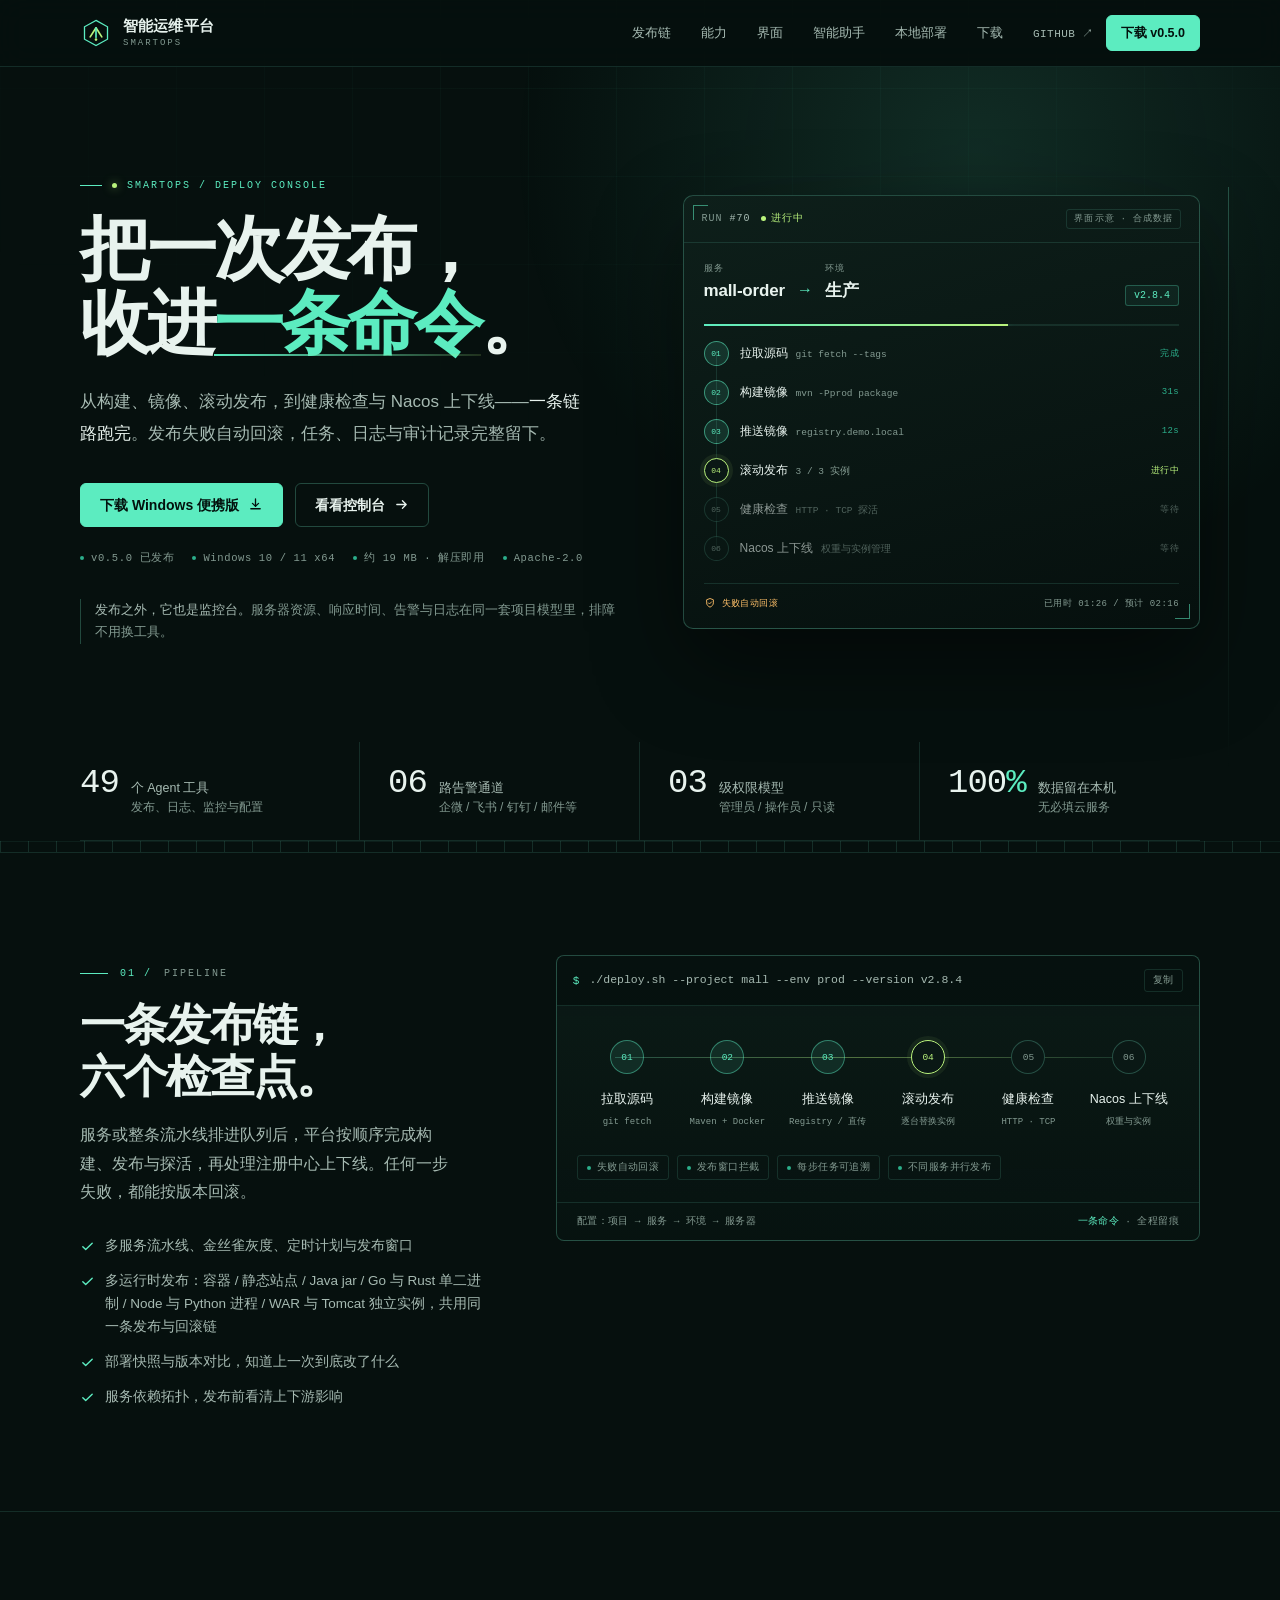
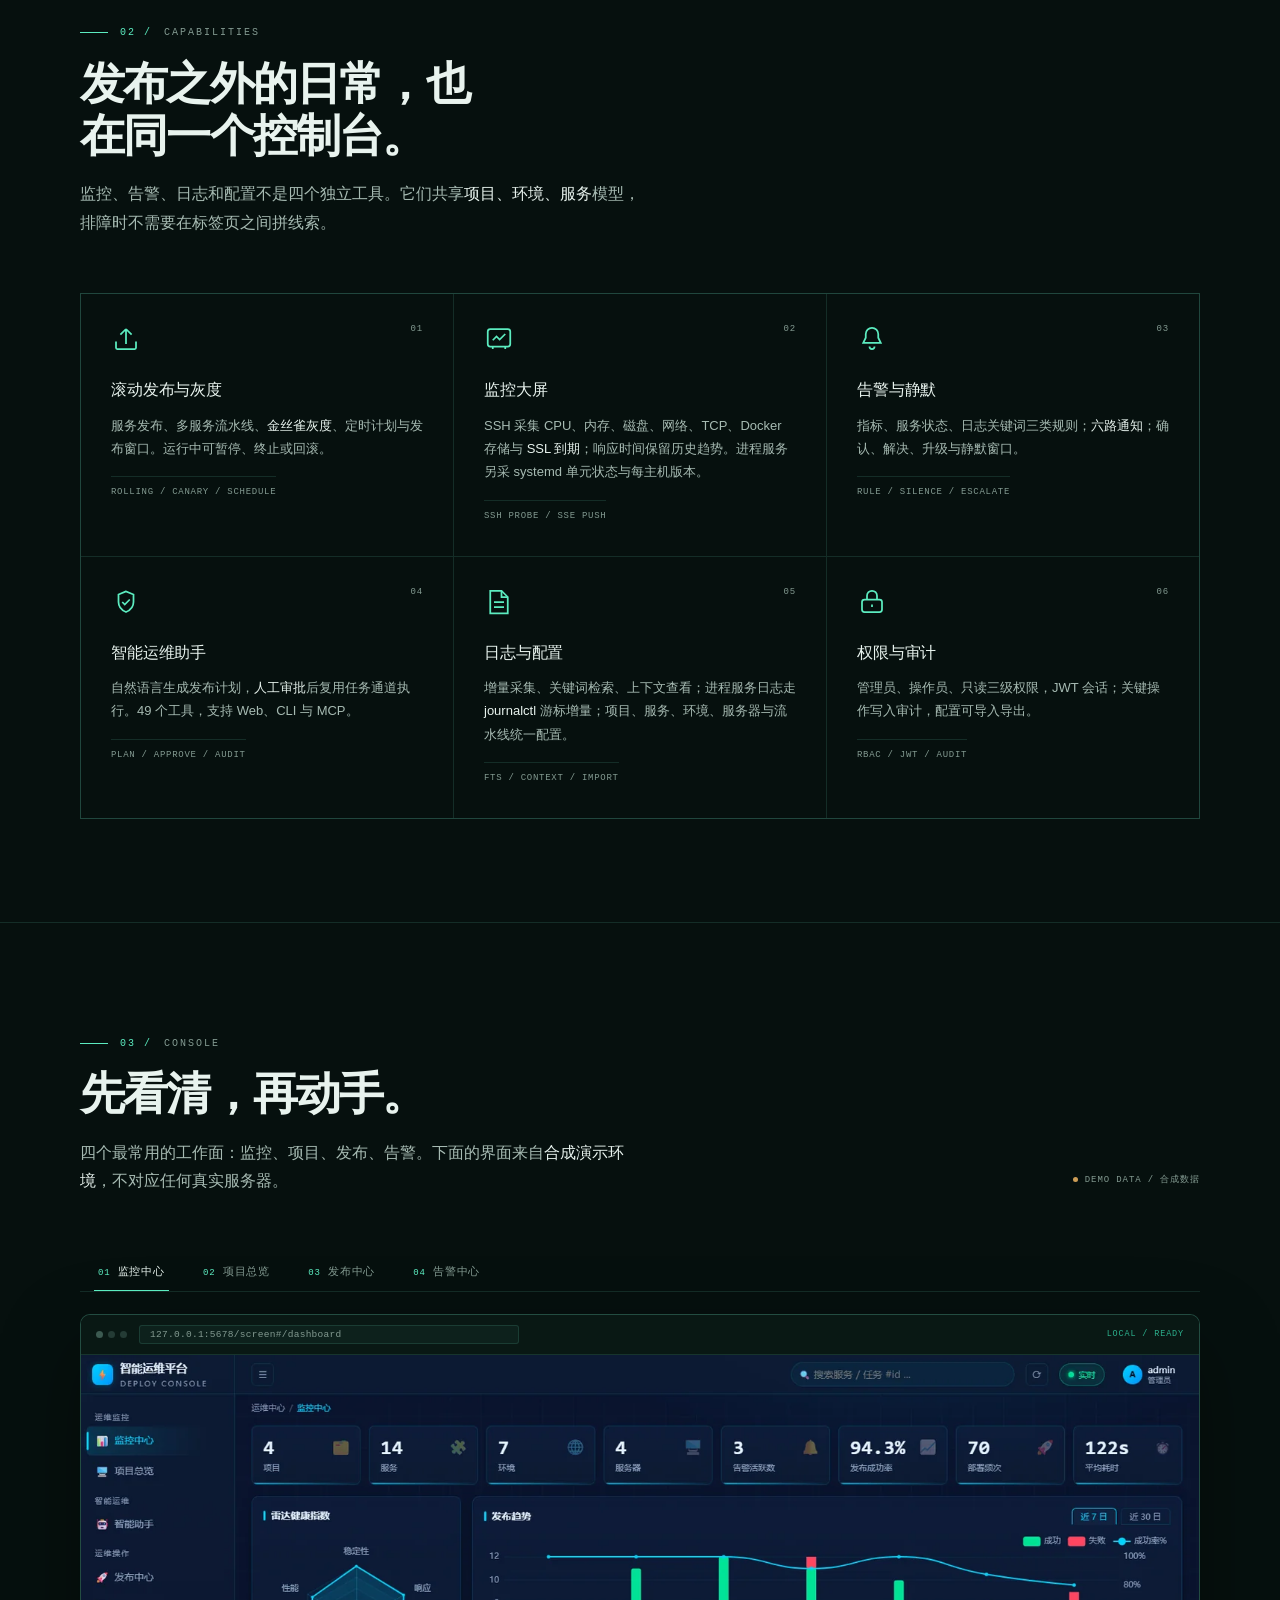
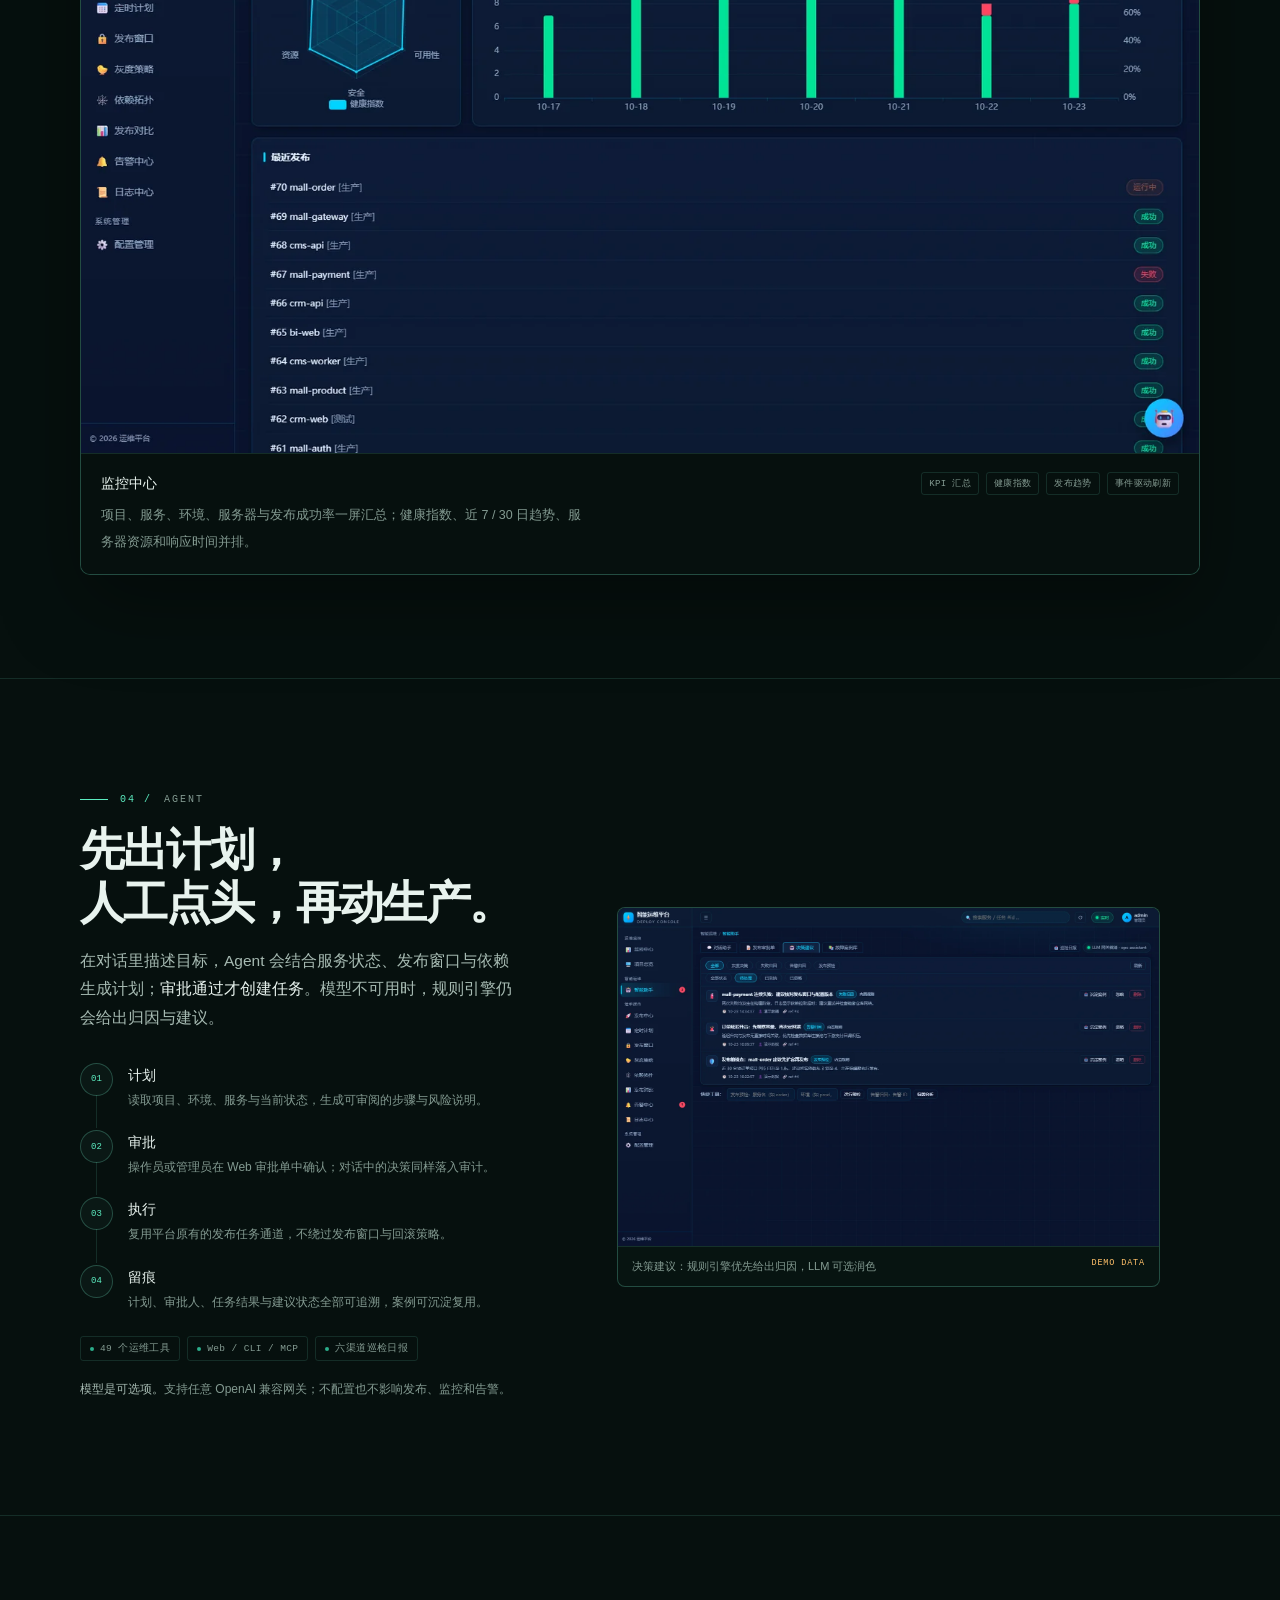
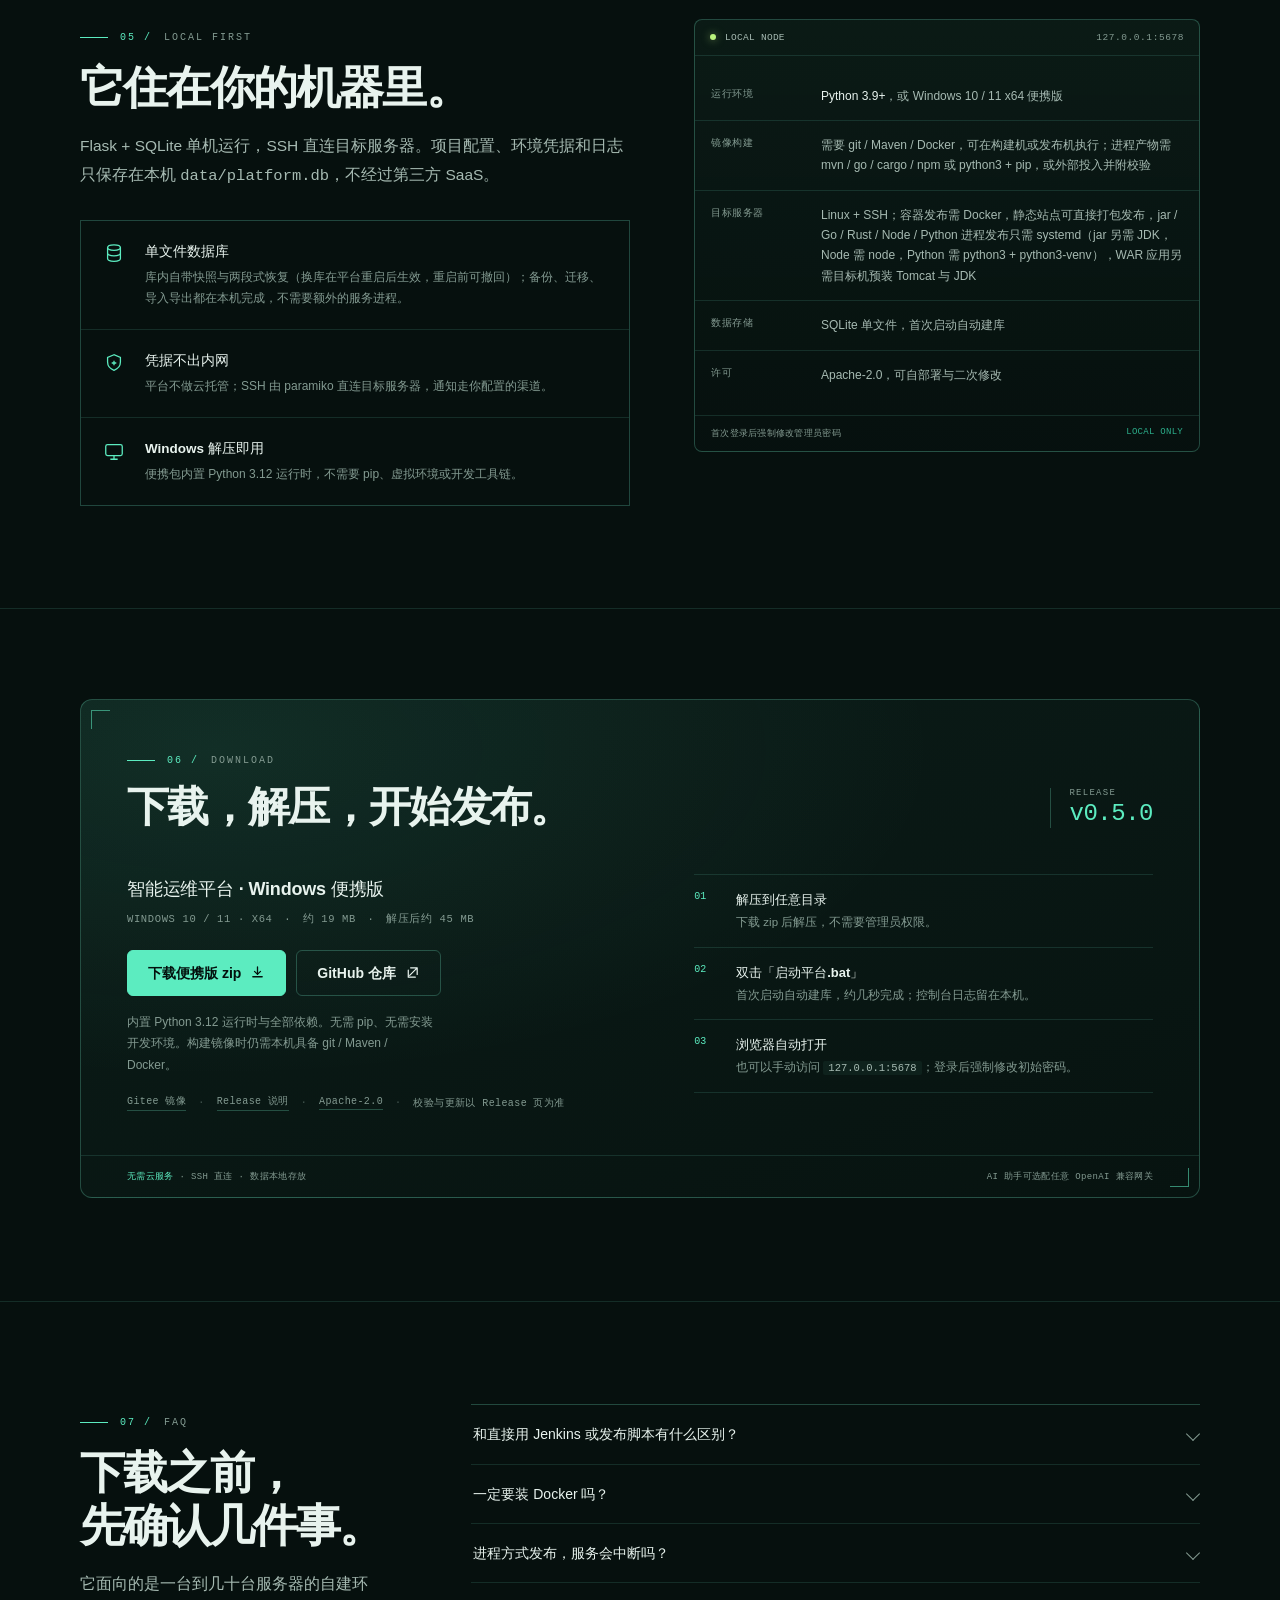
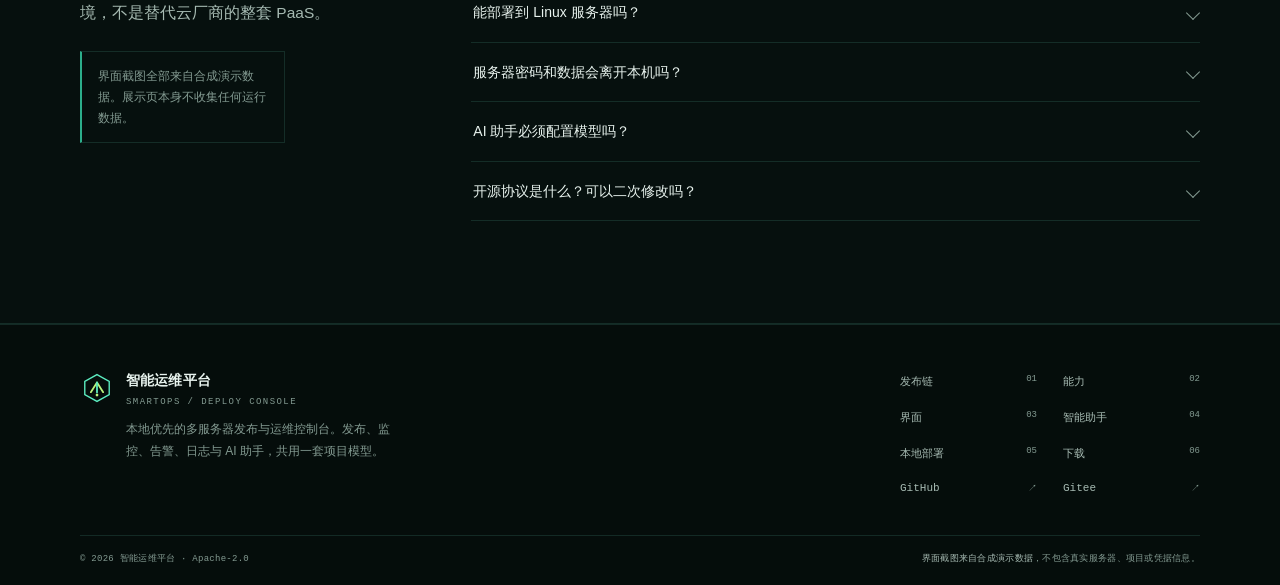
<file: site/index.html>
<!DOCTYPE html>
<html lang="zh-CN">
<head>
<meta charset="utf-8">
<meta name="viewport" content="width=device-width, initial-scale=1">
<title>智能运维平台 SmartOps — 一条命令完成滚动发布</title>
<meta name="description" content="本地部署的多服务器发布与运维控制台：滚动发布、监控大屏、六路告警、AI 运维助手、日志与配置管理。Windows 便携版免费下载。">
<meta name="theme-color" content="#06100e">
<meta property="og:title" content="智能运维平台 SmartOps — 一条命令完成滚动发布">
<meta property="og:description" content="构建、发布、探活、回滚、监控与告警，收进一个本地控制台。">
<meta property="og:type" content="website">
<link rel="icon" type="image/svg+xml" href="assets/favicon.svg">
<style>
  :root{
    --bg:#06100e;
    --bg-2:#081512;
    --panel:#0b1a17;
    --panel-2:#0e211c;
    --line:rgba(126,255,218,.12);
    --line-2:rgba(126,255,218,.24);
    --text:#e8f3ee;
    --text-2:#a6bab2;
    --text-3:#839a91;
    --mint:#5cecc0;
    --mint-dim:#2cae8b;
    --lime:#b9f27c;
    --amber:#ffc069;
    --red:#ff8585;
    --ink:#03110d;
    --mono:ui-monospace,"SFMono-Regular","Cascadia Code",Consolas,"Liberation Mono",monospace;
    --sans:"PingFang SC","HarmonyOS Sans SC","Microsoft YaHei","Noto Sans SC",sans-serif;
    --max:1200px;
    --r:8px;
  }
  *{box-sizing:border-box}
  html{scroll-behavior:smooth;-webkit-text-size-adjust:100%}
  body{margin:0;background:var(--bg);color:var(--text);font-family:var(--sans);font-size:16px;line-height:1.7;overflow-x:hidden}
  body::before{
    content:"";position:fixed;inset:0;z-index:0;pointer-events:none;
    background-image:linear-gradient(rgba(92,236,192,.035) 1px,transparent 1px),linear-gradient(90deg,rgba(92,236,192,.035) 1px,transparent 1px);
    background-size:88px 88px;
    -webkit-mask-image:radial-gradient(ellipse 90% 65% at 55% 0%,#000 20%,transparent 78%);
    mask-image:radial-gradient(ellipse 90% 65% at 55% 0%,#000 20%,transparent 78%);
  }
  ::selection{background:var(--mint);color:var(--ink)}
  a{color:inherit;text-decoration:none}
  img{max-width:100%;display:block}
  button{font:inherit;color:inherit;cursor:pointer}
  [hidden]{display:none!important}
  :focus-visible{outline:2px solid var(--lime);outline-offset:3px;border-radius:2px}
  .skip-link{position:absolute;left:16px;top:-60px;z-index:100;background:var(--mint);color:var(--ink);padding:10px 16px;border-radius:4px;font-weight:600;transition:top .2s}
  .skip-link:focus{top:12px}
  .site-head,main,footer{position:relative;z-index:1}
  .wrap{max-width:var(--max);margin:0 auto;padding:0 clamp(20px,4vw,40px)}
  .mono{font-family:var(--mono)}
  .muted{color:var(--text-3)}

  /* ---------- header ---------- */
  .site-head{position:sticky;top:0;z-index:60;border-bottom:1px solid var(--line);background:rgba(6,16,14,.82);backdrop-filter:blur(14px);-webkit-backdrop-filter:blur(14px)}
  .head-inner{display:flex;align-items:center;gap:30px;min-height:66px;max-width:var(--max);margin:0 auto;padding:0 clamp(20px,4vw,40px)}
  .brand{display:flex;align-items:center;gap:11px;flex:0 0 auto}
  .brand svg{width:32px;height:32px}
  .brand-text{display:flex;flex-direction:column;line-height:1.15}
  .brand-text strong{font-size:15px;letter-spacing:.01em;font-weight:650}
  .brand-text small{font:9px/1.4 var(--mono);letter-spacing:.22em;color:var(--text-3);margin-top:3px}
  .nav{display:flex;align-items:center;gap:clamp(16px,2.4vw,30px);margin-left:auto}
  .nav a{font-size:13px;color:var(--text-2);white-space:nowrap;transition:color .18s}
  .nav a:hover{color:var(--mint)}
  .head-cta{display:flex;align-items:center;gap:12px;flex:0 0 auto}
  .head-cta .ghost-link{font:11px var(--mono);letter-spacing:.04em;color:var(--text-2);display:inline-flex;align-items:center;gap:6px}
  .head-cta .ghost-link:hover{color:var(--mint)}
  .btn{display:inline-flex;align-items:center;justify-content:center;gap:9px;padding:12px 19px;border-radius:6px;border:1px solid transparent;font-size:14px;font-weight:600;line-height:1.3;transition:background .18s,border-color .18s,color .18s,transform .18s}
  .btn svg{width:15px;height:15px;flex:0 0 auto}
  .btn-primary{background:var(--mint);color:var(--ink);border-color:var(--mint)}
  .btn-primary:hover{background:var(--lime);border-color:var(--lime)}
  .btn-ghost{background:transparent;color:var(--text);border-color:var(--line-2)}
  .btn-ghost:hover{border-color:var(--mint);color:var(--mint)}
  .btn-sm{padding:9px 14px;font-size:12.5px}
  .nav-toggle{display:none;align-items:center;gap:8px;background:none;border:1px solid var(--line-2);border-radius:5px;padding:8px 11px;font:11px var(--mono);letter-spacing:.08em;color:var(--text-2)}
  .nav-toggle i{display:block;width:14px;height:8px;border-top:1px solid currentColor;border-bottom:1px solid currentColor}
  .mobile-nav{display:none;position:absolute;top:100%;left:0;right:0;background:#081512;border-bottom:1px solid var(--line-2);padding:10px 20px 18px;box-shadow:0 30px 40px rgba(0,0,0,.35)}
  .mobile-nav a{display:flex;align-items:center;justify-content:space-between;padding:12px 2px;border-bottom:1px solid var(--line);font-size:14px;color:var(--text-2)}
  .mobile-nav a span{font:10px var(--mono);color:var(--text-3)}
  .mobile-nav a:last-child{border-bottom:0}
  .site-head.open .mobile-nav{display:block}

  /* ---------- hero ---------- */
  .hero{position:relative;overflow:hidden;border-bottom:1px solid var(--line)}
  .hero::before{content:"";position:absolute;inset:-20% -10% auto 35%;height:760px;pointer-events:none;background:radial-gradient(ellipse at 55% 32%,rgba(92,236,192,.13),transparent 62%)}
  .hero::after{content:"";position:absolute;right:clamp(18px,4vw,58px);top:120px;bottom:80px;width:1px;background:linear-gradient(var(--line-2),transparent);pointer-events:none}
  .hero-grid{display:grid;grid-template-columns:minmax(0,1.02fr) minmax(0,.98fr);align-items:center;gap:clamp(32px,5vw,66px);padding-top:clamp(56px,8vw,100px);padding-bottom:clamp(48px,7vw,86px)}
  .eyebrow{display:inline-flex;align-items:center;gap:10px;font:10px var(--mono);letter-spacing:.2em;color:var(--mint);text-transform:uppercase;margin-bottom:22px}
  .eyebrow::before{content:"";width:22px;height:1px;background:var(--mint)}
  .eyebrow .dot{width:5px;height:5px;border-radius:50%;background:var(--lime);box-shadow:0 0 10px rgba(185,242,124,.6)}
  .hero h1{margin:0;font-size:clamp(40px,5.7vw,70px);line-height:1.05;font-weight:650;letter-spacing:-.045em;text-wrap:balance}
  .hero h1 .accent{color:var(--mint);position:relative;display:inline-block}
  .hero h1 .accent::after{content:"";position:absolute;left:0;right:0;bottom:.06em;height:2px;background:linear-gradient(90deg,var(--mint),rgba(185,242,124,.15))}
  .hero-lead{max-width:54ch;margin:26px 0 0;font-size:clamp(15px,1.4vw,17px);line-height:1.9;color:var(--text-2)}
  .hero-lead b{color:var(--text);font-weight:500}
  .hero-actions{display:flex;flex-wrap:wrap;align-items:center;gap:12px;margin-top:32px}
  .hero-meta{display:flex;flex-wrap:wrap;align-items:center;gap:10px 18px;margin-top:24px;font:10.5px var(--mono);letter-spacing:.06em;color:var(--text-3)}
  .hero-meta span{display:inline-flex;align-items:center;gap:7px}
  .hero-meta i{width:4px;height:4px;border-radius:50%;background:var(--mint-dim);display:block}
  .hero-note{margin-top:34px;padding-left:14px;border-left:1px solid var(--line-2);font-size:12.5px;color:var(--text-3);line-height:1.8}
  .hero-note b{color:var(--text-2);font-weight:500}

  .run-card{position:relative;width:100%;max-width:520px;justify-self:end;border:1px solid var(--line-2);border-radius:10px;background:linear-gradient(165deg,rgba(14,32,27,.97),rgba(6,16,14,.98));box-shadow:0 34px 90px rgba(0,0,0,.48);overflow:hidden}
  .run-card::before,.run-card::after{content:"";position:absolute;width:14px;height:14px;border-color:var(--mint);border-style:solid;opacity:.55;pointer-events:none}
  .run-card::before{left:9px;top:9px;border-width:1px 0 0 1px}
  .run-card::after{right:9px;bottom:9px;border-width:0 1px 1px 0}
  .run-head{display:flex;align-items:center;gap:10px;padding:13px 18px;border-bottom:1px solid var(--line);font:10px var(--mono);letter-spacing:.1em;color:var(--text-3)}
  .run-head b{color:var(--text-2);font-weight:500}
  .run-demo{margin-left:auto;border:1px solid var(--line);border-radius:3px;padding:3px 7px;font-size:8.5px;letter-spacing:.12em;color:var(--text-3);white-space:nowrap}
  .run-live{display:inline-flex;align-items:center;gap:5px;color:var(--lime);font-size:9.5px}
  .run-live i{width:5px;height:5px;border-radius:50%;background:var(--lime);animation:pulse 1.8s infinite}
  @keyframes pulse{0%,100%{opacity:.45;box-shadow:0 0 0 0 rgba(185,242,124,.35)}50%{opacity:1;box-shadow:0 0 0 4px rgba(185,242,124,0)}}
  .run-body{padding:20px 20px 18px}
  .run-target{display:flex;align-items:flex-end;gap:12px;flex-wrap:wrap}
  .run-target div{display:flex;flex-direction:column;gap:2px}
  .run-target small{font:8.5px var(--mono);letter-spacing:.14em;color:var(--text-3)}
  .run-target strong{font-size:17px;font-weight:600;letter-spacing:-.01em}
  .run-arrow{color:var(--mint);font-size:16px;padding-bottom:2px}
  .run-ver{margin-left:auto;font:10px var(--mono);color:var(--mint);border:1px solid rgba(92,236,192,.28);background:rgba(92,236,192,.06);border-radius:3px;padding:4px 8px}
  .run-progress{height:2px;background:rgba(126,255,218,.1);margin:18px 0 4px;overflow:hidden}
  .run-progress span{display:block;height:100%;width:64%;background:linear-gradient(90deg,var(--mint),var(--lime));box-shadow:0 0 10px rgba(92,236,192,.45)}
  .run-steps{list-style:none;margin:8px 0 0;padding:0;position:relative}
  .run-steps::before{content:"";position:absolute;left:12px;top:17px;bottom:17px;width:1px;background:var(--line)}
  .run-step{position:relative;display:grid;grid-template-columns:25px minmax(0,1fr) auto;gap:11px;align-items:center;padding:7px 0}
  .run-node{width:25px;height:25px;border-radius:50%;border:1px solid var(--line-2);background:#0a1815;display:grid;place-items:center;font:8px var(--mono);color:var(--text-3);z-index:1}
  .run-step.done .run-node{background:rgba(92,236,192,.12);border-color:rgba(92,236,192,.55);color:var(--mint)}
  .run-step.active .run-node{border-color:var(--lime);color:var(--lime);box-shadow:0 0 0 4px rgba(185,242,124,.08)}
  .run-step div{display:flex;align-items:baseline;gap:8px;min-width:0}
  .run-step b{font-size:12px;font-weight:500;white-space:nowrap}
  .run-step small{font:9.5px var(--mono);color:var(--text-3);white-space:nowrap;overflow:hidden;text-overflow:ellipsis}
  .run-step em{font:9px var(--mono);font-style:normal;color:var(--text-3);letter-spacing:.04em;white-space:nowrap}
  .run-step.done em{color:var(--mint-dim)}
  .run-step.active em{color:var(--lime)}
  .run-step.pending{opacity:.58}
  .run-foot{display:flex;align-items:center;justify-content:space-between;gap:12px;flex-wrap:wrap;margin-top:15px;padding-top:13px;border-top:1px solid var(--line);font:9px var(--mono);letter-spacing:.05em;color:var(--text-3)}
  .run-foot .guard{display:inline-flex;align-items:center;gap:6px;color:var(--amber)}
  .run-foot .guard svg{width:12px;height:12px}
  .ruler{height:12px;border-top:1px solid var(--line);background:repeating-linear-gradient(90deg,var(--line-2) 0 1px,transparent 1px 28px);opacity:.55;margin-bottom:-1px}

  /* ---------- facts ---------- */
  .facts{display:grid;grid-template-columns:repeat(4,1fr);border-bottom:1px solid var(--line)}
  .fact{padding:24px 28px;border-right:1px solid var(--line);display:flex;align-items:baseline;gap:12px}
  .fact:first-child{padding-left:0}
  .fact:last-child{border-right:0;padding-right:0}
  .fact strong{font:500 clamp(25px,2.8vw,34px)/1 var(--mono);color:var(--text);letter-spacing:-.03em}
  .fact span{font-size:12px;color:var(--text-3);line-height:1.5}
  .fact span b{display:block;color:var(--text-2);font-weight:500;font-size:12.5px}
  .fact em{font-style:normal;color:var(--mint)}

  /* ---------- sections ---------- */
  .section{padding:clamp(64px,8vw,112px) 0;border-bottom:1px solid var(--line);scroll-margin-top:80px}
  .section-head{max-width:730px;margin-bottom:clamp(32px,5vw,56px)}
  .kicker{display:inline-flex;align-items:center;gap:12px;font:10px var(--mono);letter-spacing:.2em;color:var(--mint);text-transform:uppercase}
  .kicker::before{content:"";width:28px;height:1px;background:var(--mint)}
  .kicker span{color:var(--text-3)}
  h2{margin:16px 0 0;font-size:clamp(29px,3.8vw,45px);line-height:1.16;letter-spacing:-.04em;font-weight:650;text-wrap:balance}
  .lead{margin:18px 0 0;max-width:66ch;font-size:15.5px;line-height:1.85;color:var(--text-2)}
  .lead strong{color:var(--text);font-weight:500}
  .section-head.split{display:flex;align-items:flex-end;justify-content:space-between;gap:32px;max-width:none}
  .section-head.split .txt{max-width:700px}
  .section-head.split .side{flex:0 0 auto;padding-bottom:6px}

  /* ---------- pipeline ---------- */
  .pipe-grid{display:grid;grid-template-columns:minmax(0,.78fr) minmax(0,1.22fr);gap:clamp(32px,5vw,70px);align-items:start}
  .pipe-copy{position:sticky;top:100px}
  .pipe-copy .lead{max-width:44ch}
  .pipe-points{list-style:none;margin:28px 0 0;padding:0;display:grid;gap:12px}
  .pipe-points li{display:flex;gap:10px;align-items:flex-start;font-size:13.5px;color:var(--text-2)}
  .pipe-points svg{width:15px;height:15px;color:var(--mint);flex:0 0 auto;margin-top:4px}
  .pipe-card{border:1px solid var(--line-2);border-radius:var(--r);background:linear-gradient(180deg,rgba(14,32,27,.65),rgba(8,21,18,.55));overflow:hidden}
  .cmd{display:flex;align-items:center;gap:10px;padding:13px 16px;border-bottom:1px solid var(--line);background:rgba(4,12,10,.6);min-width:0}
  .cmd .prompt{color:var(--mint);font:11px var(--mono);flex:0 0 auto}
  .cmd code{font:11.5px/1.6 var(--mono);color:var(--text-2);white-space:nowrap;overflow-x:auto;flex:1;scrollbar-width:thin;padding-bottom:1px}
  .copy-btn{border:1px solid var(--line);background:transparent;color:var(--text-3);border-radius:3px;font:9.5px var(--mono);padding:4px 8px;letter-spacing:.06em;flex:0 0 auto;transition:color .18s,border-color .18s}
  .copy-btn:hover{color:var(--mint);border-color:var(--line-2)}
  .pipe-steps{list-style:none;margin:0;display:grid;grid-template-columns:repeat(6,minmax(0,1fr));padding:34px 20px 26px;position:relative}
  .pipe-steps::before{content:"";position:absolute;left:9%;right:9%;top:51px;height:1px;background:linear-gradient(90deg,var(--line-2),rgba(185,242,124,.42),var(--line))}
  .pipe-step{position:relative;text-align:center;padding:0 5px}
  .pipe-step .n{position:relative;z-index:1;width:34px;height:34px;margin:0 auto 15px;border-radius:50%;border:1px solid var(--line-2);background:#0a1815;display:grid;place-items:center;font:9.5px var(--mono);color:var(--text-3)}
  .pipe-step.done .n{background:rgba(92,236,192,.1);border-color:rgba(92,236,192,.45);color:var(--mint)}
  .pipe-step.current .n{border-color:var(--lime);color:var(--lime);box-shadow:0 0 0 4px rgba(185,242,124,.07)}
  .pipe-step b{display:block;font-size:12.5px;font-weight:500;white-space:nowrap}
  .pipe-step small{display:block;margin-top:4px;font:9px/1.6 var(--mono);color:var(--text-3)}
  .pipe-out{display:flex;flex-wrap:wrap;gap:8px;padding:0 20px 22px}
  .chip{display:inline-flex;align-items:center;gap:6px;border:1px solid var(--line);border-radius:3px;padding:5px 9px;font:9.5px var(--mono);letter-spacing:.04em;color:var(--text-3)}
  .chip::before{content:"";width:4px;height:4px;border-radius:50%;background:var(--mint-dim)}
  .pipe-card .foot{padding:12px 20px;border-top:1px solid var(--line);font:9.5px var(--mono);color:var(--text-3);display:flex;justify-content:space-between;gap:12px;flex-wrap:wrap;letter-spacing:.04em}
  .pipe-card .foot b{color:var(--mint);font-weight:500}

  /* ---------- capabilities ---------- */
  .cap-grid{display:grid;grid-template-columns:repeat(3,1fr);gap:1px;background:var(--line);border:1px solid var(--line)}
  .cap{background:var(--bg);padding:clamp(22px,2.6vw,30px);position:relative;transition:background .2s}
  .cap:hover{background:#091915}
  .cap-top{display:flex;align-items:flex-start;justify-content:space-between;gap:12px;margin-bottom:22px}
  .cap-ico{width:30px;height:30px;color:var(--mint)}
  .cap-ico svg{width:30px;height:30px;stroke:currentColor;fill:none;stroke-width:1.4}
  .cap-idx{font:9px var(--mono);letter-spacing:.1em;color:var(--text-3)}
  .cap h3{margin:0 0 10px;font-size:16px;font-weight:550;letter-spacing:-.01em}
  .cap p{margin:0;font-size:13px;line-height:1.8;color:var(--text-2)}
  .cap p b{color:var(--text);font-weight:500}
  .cap .tagline{display:inline-block;margin-top:16px;font:9px var(--mono);letter-spacing:.08em;color:var(--text-3);border-top:1px solid var(--line);padding-top:10px}

  /* ---------- console gallery ---------- */
  .shot-tabs{display:flex;gap:2px;border-bottom:1px solid var(--line);overflow-x:auto;scrollbar-width:thin;margin-bottom:22px}
  .shot-tab{position:relative;flex:0 0 auto;border:0;background:none;padding:12px 18px;font:11px var(--mono);letter-spacing:.08em;color:var(--text-3);transition:color .18s;white-space:nowrap}
  .shot-tab::after{content:"";position:absolute;left:14px;right:14px;bottom:-1px;height:2px;background:transparent}
  .shot-tab:hover{color:var(--text-2)}
  .shot-tab[aria-selected="true"]{color:var(--text)}
  .shot-tab[aria-selected="true"]::after{background:var(--mint)}
  .shot-tab .n{color:var(--mint);margin-right:7px;font-size:9px}
  .demo-note{display:inline-flex;align-items:center;gap:7px;font:9px var(--mono);letter-spacing:.1em;color:var(--text-3);white-space:nowrap}
  .demo-note::before{content:"";width:5px;height:5px;border-radius:50%;background:var(--amber);opacity:.8}
  .shot-frame{border:1px solid var(--line-2);border-radius:10px;overflow:hidden;background:#071411;box-shadow:0 30px 80px rgba(0,0,0,.35)}
  .shot-bar{display:flex;align-items:center;gap:12px;height:40px;padding:0 15px;border-bottom:1px solid var(--line);background:#091814}
  .shot-dots{display:flex;gap:5px;flex:0 0 auto}
  .shot-dots i{width:7px;height:7px;border-radius:50%;background:#243b35;display:block}
  .shot-dots i:first-child{background:#3c5a51}
  .shot-url{font:9.5px var(--mono);letter-spacing:.03em;color:var(--text-3);white-space:nowrap;overflow:hidden;text-overflow:ellipsis;background:rgba(126,255,218,.04);border:1px solid var(--line);border-radius:3px;padding:3px 10px;flex:1;max-width:380px}
  .shot-state{margin-left:auto;font:8.5px var(--mono);letter-spacing:.1em;color:var(--mint-dim);white-space:nowrap}
  .shot-stage{position:relative;background:#06100e}
  .shot-panel{margin:0}
  .shot-panel img{width:100%;height:auto;aspect-ratio:1500/937;object-fit:cover;background:#071411}
  .shot-caption{display:grid;grid-template-columns:minmax(0,1fr) minmax(0,1.15fr);gap:26px;padding:18px 20px 20px;border-top:1px solid var(--line);align-items:start}
  .shot-caption strong{display:block;font-size:14px;font-weight:550;margin-bottom:4px}
  .shot-caption span{font-size:12.5px;line-height:1.75;color:var(--text-3)}
  .shot-caption .meta{display:flex;flex-wrap:wrap;gap:7px;justify-content:flex-end;align-content:flex-start}
  .shot-caption .meta i{font:9px var(--mono);letter-spacing:.04em;color:var(--text-3);border:1px solid var(--line);border-radius:3px;padding:4px 7px;font-style:normal}

  /* ---------- agent ---------- */
  .agent-grid{display:grid;grid-template-columns:minmax(0,.82fr) minmax(0,1.18fr);gap:clamp(32px,5vw,66px);align-items:center}
  .flow{list-style:none;margin:28px 0 0;padding:0;display:grid;gap:0}
  .flow li{position:relative;display:grid;grid-template-columns:34px minmax(0,1fr);gap:14px;padding-bottom:18px}
  .flow li:last-child{padding-bottom:0}
  .flow li::before{content:"";position:absolute;left:16px;top:34px;bottom:0;width:1px;background:var(--line)}
  .flow li:last-child::before{display:none}
  .flow .n{width:33px;height:33px;border:1px solid var(--line-2);border-radius:50%;display:grid;place-items:center;font:9px var(--mono);color:var(--mint);background:#0a1815}
  .flow b{display:block;font-size:13.5px;font-weight:550;margin-top:4px}
  .flow span{display:block;font-size:12px;color:var(--text-3);line-height:1.7;margin-top:2px}
  .agent-tags{display:flex;flex-wrap:wrap;gap:7px;margin-top:24px}
  .agent-note{margin-top:18px;font-size:12px;line-height:1.8;color:var(--text-3)}
  .agent-note b{color:var(--text-2);font-weight:500}
  .agent-shot{border:1px solid var(--line-2);border-radius:8px;overflow:hidden;background:#071411}
  .agent-shot img{width:100%;height:auto;aspect-ratio:1500/937;object-fit:cover}
  .agent-shot figcaption{display:flex;justify-content:space-between;gap:12px;padding:11px 14px;border-top:1px solid var(--line);font-size:11px;color:var(--text-3);line-height:1.6}
  .agent-shot figcaption span:last-child{font:8.5px var(--mono);letter-spacing:.1em;color:var(--amber);white-space:nowrap}

  /* ---------- local ---------- */
  .local-grid{display:grid;grid-template-columns:minmax(0,1fr) minmax(0,.92fr);gap:clamp(32px,5vw,70px);align-items:start}
  .local-cards{display:grid;gap:1px;background:var(--line);border:1px solid var(--line);margin-top:30px}
  .local-card{background:var(--bg);padding:20px 22px;display:grid;grid-template-columns:28px minmax(0,1fr);gap:14px}
  .local-card svg{width:22px;height:22px;color:var(--mint);stroke:currentColor;fill:none;stroke-width:1.4;margin-top:2px}
  .local-card b{display:block;font-size:13.5px;font-weight:550;margin-bottom:3px}
  .local-card span{display:block;font-size:12px;line-height:1.75;color:var(--text-3)}
  .machine{border:1px solid var(--line-2);border-radius:8px;background:linear-gradient(180deg,rgba(12,29,24,.8),rgba(7,17,15,.9));overflow:hidden}
  .machine-top{display:flex;align-items:center;gap:9px;padding:12px 15px;border-bottom:1px solid var(--line);font:9.5px var(--mono);letter-spacing:.06em;color:var(--text-3)}
  .machine-top .led{width:6px;height:6px;border-radius:50%;background:var(--lime);box-shadow:0 0 8px rgba(185,242,124,.55)}
  .machine-top b{color:var(--text-2);font-weight:500;letter-spacing:.03em}
  .machine-top span:last-child{margin-left:auto;color:var(--text-3)}
  .specs{display:grid}
  .spec{display:grid;grid-template-columns:94px minmax(0,1fr);gap:16px;padding:14px 16px;border-bottom:1px solid var(--line);font-size:12px}
  .spec:last-child{border-bottom:0}
  .spec dt{color:var(--text-3);font:9.5px var(--mono);letter-spacing:.06em;padding-top:2px}
  .spec dd{margin:0;color:var(--text-2);line-height:1.7}
  .spec dd b{color:var(--text);font-weight:500}
  .machine-foot{padding:11px 16px;border-top:1px solid var(--line);font:9px var(--mono);letter-spacing:.03em;color:var(--text-3);display:flex;justify-content:space-between;gap:10px;flex-wrap:wrap}
  .machine-foot em{font-style:normal;color:var(--mint-dim)}

  /* ---------- download ---------- */
  .download{padding-top:clamp(56px,7vw,92px)}
  .dl-card{position:relative;border:1px solid var(--line-2);border-radius:12px;background:radial-gradient(ellipse at 12% 10%,rgba(92,236,192,.09),transparent 52%),linear-gradient(160deg,#0b1c18,#071310);overflow:hidden}
  .dl-card::before,.dl-card::after{content:"";position:absolute;width:18px;height:18px;border-color:rgba(92,236,192,.55);border-style:solid;pointer-events:none}
  .dl-card::before{left:10px;top:10px;border-width:1px 0 0 1px}
  .dl-card::after{right:10px;bottom:10px;border-width:0 1px 1px 0}
  .dl-head{display:flex;align-items:flex-end;justify-content:space-between;gap:28px;padding:clamp(26px,4vw,42px) clamp(24px,4vw,46px) 0}
  .dl-head h2{margin-top:14px;font-size:clamp(28px,3.6vw,42px)}
  .ver{border-left:1px solid var(--line-2);padding-left:18px;margin-bottom:4px;flex:0 0 auto}
  .ver span{display:block;font:9px var(--mono);letter-spacing:.14em;color:var(--text-3);margin-bottom:3px}
  .ver strong{font:400 24px/1 var(--mono);color:var(--mint);letter-spacing:-.02em}
  .dl-grid{display:grid;grid-template-columns:minmax(0,1.05fr) minmax(0,.95fr);gap:clamp(30px,5vw,60px);padding:clamp(24px,4vw,42px) clamp(24px,4vw,46px) clamp(28px,4vw,44px)}
  .dl-main h3{margin:0;font-size:18px;font-weight:550;letter-spacing:-.01em}
  .dl-meta{margin:7px 0 0;font:10.5px var(--mono);letter-spacing:.06em;color:var(--text-3)}
  .dl-actions{display:flex;flex-wrap:wrap;gap:10px;margin-top:24px}
  .dl-actions .btn{padding:13px 20px}
  .dl-note{margin:16px 0 0;font-size:12px;line-height:1.8;color:var(--text-3);max-width:46ch}
  .dl-links{display:flex;flex-wrap:wrap;align-items:center;gap:8px 12px;margin-top:18px;font:10px var(--mono);letter-spacing:.04em;color:var(--text-3)}
  .dl-links a{border-bottom:1px solid var(--line-2);padding-bottom:2px;transition:color .18s,border-color .18s}
  .dl-links a:hover{color:var(--mint);border-color:var(--mint)}
  .dl-links i{font-style:normal;color:rgba(131,154,145,.5)}
  .quick{list-style:none;margin:0;padding:0;border-top:1px solid var(--line)}
  .quick li{display:grid;grid-template-columns:30px minmax(0,1fr);gap:12px;padding:14px 0;border-bottom:1px solid var(--line)}
  .quick .n{font:10px var(--mono);color:var(--mint);padding-top:2px}
  .quick b{display:block;font-size:13px;font-weight:550;margin-bottom:2px}
  .quick span{display:block;font-size:11.5px;line-height:1.7;color:var(--text-3)}
  .quick code{font:10.5px var(--mono);color:var(--text-2);background:rgba(126,255,218,.05);padding:1px 5px;border-radius:2px}
  .dl-foot{display:flex;flex-wrap:wrap;gap:8px 18px;justify-content:space-between;padding:14px clamp(24px,4vw,46px);border-top:1px solid var(--line);font:9px var(--mono);letter-spacing:.04em;color:var(--text-3)}
  .dl-foot b{color:var(--mint);font-weight:500}

  /* ---------- faq ---------- */
  .faq-wrap{display:grid;grid-template-columns:minmax(0,.62fr) minmax(0,1.38fr);gap:clamp(32px,5vw,72px);align-items:start}
  .faq-side .lead{max-width:36ch}
  .faq-side .mini{margin-top:24px;padding:14px 16px;border:1px solid var(--line);border-left:2px solid var(--mint-dim);font-size:11.5px;line-height:1.8;color:var(--text-3);max-width:32ch}
  .faq-list{border-top:1px solid var(--line-2)}
  .faq-item{border-bottom:1px solid var(--line)}
  .faq-item summary{list-style:none;display:flex;align-items:center;gap:16px;padding:18px 2px;cursor:pointer;font-size:14px;font-weight:500;line-height:1.6}
  .faq-item summary::-webkit-details-marker{display:none}
  .faq-item summary::after{content:"";width:9px;height:9px;border-right:1px solid var(--text-3);border-bottom:1px solid var(--text-3);transform:rotate(45deg);margin-left:auto;flex:0 0 auto;transition:transform .2s,border-color .2s}
  .faq-item[open] summary::after{transform:rotate(-135deg);border-color:var(--mint)}
  .faq-item summary:hover{color:var(--mint)}
  .faq-item .a{padding:0 28px 20px 2px;font-size:12.5px;line-height:1.85;color:var(--text-3);max-width:64ch}
  .faq-item .a code{font:10.5px var(--mono);background:rgba(126,255,218,.05);padding:1px 5px;border-radius:2px;color:var(--text-2)}

  /* ---------- footer ---------- */
  footer{border-top:1px solid var(--line);background:#050d0b}
  .foot-main{display:grid;grid-template-columns:minmax(0,1.2fr) minmax(0,.8fr);gap:40px;padding:44px 0 34px;align-items:start}
  .foot-brand{display:flex;gap:12px;align-items:flex-start}
  .foot-brand svg{width:34px;height:34px;margin-top:2px}
  .foot-brand b{display:block;font-size:14px;font-weight:600;letter-spacing:.01em}
  .foot-brand span{display:block;margin-top:4px;font:9px var(--mono);letter-spacing:.16em;color:var(--text-3)}
  .foot-brand p{margin:12px 0 0;font-size:12px;line-height:1.8;color:var(--text-3);max-width:42ch}
  .foot-links{display:grid;grid-template-columns:repeat(2,minmax(0,1fr));gap:10px 26px;justify-self:end;min-width:300px}
  .foot-links a{font:11px var(--mono);color:var(--text-2);padding:5px 0;border-bottom:1px solid transparent;transition:color .18s,border-color .18s;display:inline-flex;justify-content:space-between;gap:12px}
  .foot-links a span{color:var(--text-3);font-size:9px}
  .foot-links a:hover{color:var(--mint);border-color:var(--line)}
  .foot-note{border-top:1px solid var(--line);padding:16px 0 22px;display:flex;flex-wrap:wrap;justify-content:space-between;gap:8px 24px;font:9px var(--mono);letter-spacing:.03em;color:var(--text-3)}
  .foot-note b{color:var(--text-2);font-weight:400}

  /* ---------- responsive ---------- */
  @media (max-width:1100px){
    .hero-grid{gap:38px}
    .hero h1{font-size:clamp(40px,5.4vw,60px)}
    .cap{padding:24px}
    .pipe-grid{gap:38px}
  }
  @media (max-width:960px){
    .nav{display:none}
    .nav-toggle{display:inline-flex;margin-left:auto}
    .head-cta{margin-left:0}
    .hero-grid{grid-template-columns:1fr;gap:42px;padding-top:56px}
    .hero-copy{max-width:660px}
    .run-card{max-width:640px;justify-self:start}
    .hero::after{display:none}
    .facts{grid-template-columns:repeat(2,1fr)}
    .fact{padding:20px 22px}
    .fact:first-child{padding-left:22px}
    .fact:nth-child(2){border-right:0}
    .fact:nth-child(3),.fact:nth-child(4){border-top:1px solid var(--line)}
    .fact:nth-child(3){padding-left:22px}
    .fact:last-child{padding-right:22px}
    .pipe-grid{grid-template-columns:1fr}
    .pipe-copy{position:static}
    .pipe-copy .lead{max-width:60ch}
    .cap-grid{grid-template-columns:repeat(2,1fr)}
    .agent-grid,.local-grid{grid-template-columns:1fr}
    .agent-shot{max-width:720px}
    .dl-grid{grid-template-columns:1fr}
    .faq-wrap{grid-template-columns:1fr}
    .faq-side .lead{max-width:60ch}
    .foot-main{grid-template-columns:1fr}
    .foot-links{justify-self:start;min-width:0;width:100%;max-width:420px}
  }
  @media (max-width:760px){
    .pipe-steps{grid-template-columns:repeat(3,1fr);gap:26px 0;padding:28px 18px 20px}
    .pipe-steps::before{display:none}
    .shot-caption{grid-template-columns:1fr;gap:10px}
    .shot-caption .meta{justify-content:flex-start}
    .section-head.split{display:block}
    .section-head.split .side{padding-top:14px}
  }
  @media (max-width:620px){
    .head-inner{min-height:60px;gap:14px}
    .head-cta .ghost-link{display:none}
    .head-cta .btn{display:none}
    .brand-text strong{font-size:14px}
    .hero h1{font-size:clamp(37px,11vw,48px)}
    .hero-lead{font-size:14.5px}
    .hero-actions .btn{flex:1 1 100%}
    .hero-actions{gap:9px}
    .hero-meta{font-size:9.5px;gap:8px 12px}
    .hero-note{font-size:11.5px;margin-top:26px}
    .run-body{padding:17px 15px}
    .run-target strong{font-size:15px}
    .run-step{grid-template-columns:24px minmax(0,1fr) auto;gap:9px}
    .run-step div{display:block}
    .run-step small{display:block;margin-top:1px}
    .run-step b{font-size:11.5px}
    .run-step em{font-size:8.5px}
    .fact{display:block;padding:17px 18px}
    .fact:first-child,.fact:nth-child(3){padding-left:18px}
    .fact:last-child{padding-right:18px}
    .fact strong{display:block;margin-bottom:6px}
    .fact span b{display:inline;font-size:12px}
    .fact span{font-size:10.5px}
    .cap-grid{grid-template-columns:1fr}
    .cap{padding:22px}
    .shot-tab{padding:11px 12px;font-size:10px}
    .shot-url{display:none}
    .shot-state{margin-left:auto}
    .shot-caption{padding:14px 15px 16px}
    .shot-caption strong{font-size:13px}
    .shot-caption span{font-size:11.5px}
    .shot-caption .meta i{font-size:8px}
    .dl-head{display:block}
    .ver{border-left:0;padding-left:0;margin-top:18px}
    .dl-main h3{font-size:16px}
    .dl-actions .btn{flex:1 1 100%}
    .foot-links{grid-template-columns:1fr 1fr;gap:8px 18px}
    .foot-note{font-size:8px}
    .flow li{padding-bottom:15px}
    .spec{grid-template-columns:82px minmax(0,1fr);gap:12px}
    .section{padding:58px 0}
  }
  @media (max-width:400px){
    .wrap{padding:0 17px}
    .head-inner{padding:0 17px}
    .brand-text small{letter-spacing:.16em}
    .hero h1{font-size:35px}
    .hero-meta span{font-size:9px}
    .run-head{font-size:8.5px;padding:11px 13px}
    .run-demo{font-size:7.5px;padding:2px 5px}
    .run-step div{gap:0}
    .pipe-steps{grid-template-columns:repeat(2,1fr)}
    .dl-head,.dl-grid,.dl-foot{padding-left:19px;padding-right:19px}
    .foot-links{grid-template-columns:1fr}
    .foot-brand p{font-size:11px}
  }
  @media (prefers-reduced-motion:reduce){
    html{scroll-behavior:auto}
    *,*::before,*::after{animation-duration:.001ms!important;animation-iteration-count:1!important;transition-duration:.001ms!important}
  }
</style>
</head>
<body>
<a class="skip-link" href="#main">跳到主要内容</a>

<header class="site-head" id="top">
  <div class="head-inner">
    <a class="brand" href="#top" aria-label="智能运维平台首页">
      <svg viewBox="0 0 32 32" aria-hidden="true">
        <path d="M16 3.4 27.5 9.8v12.4L16 28.6 4.5 22.2V9.8Z" fill="none" stroke="#5cecc0" stroke-width="1.3"/>
        <path d="M10.2 19.9 16 10.8l5.8 9.1" fill="none" stroke="#b9f27c" stroke-width="1.7" stroke-linecap="round" stroke-linejoin="round"/>
        <path d="M16 10.8v9.5" fill="none" stroke="#5cecc0" stroke-width="1.7" stroke-linecap="round"/>
        <circle cx="16" cy="22.6" r="1.3" fill="#b9f27c"/>
      </svg>
      <span class="brand-text"><strong>智能运维平台</strong><small>SMARTOPS</small></span>
    </a>
    <nav class="nav" aria-label="主导航">
      <a href="#pipeline">发布链</a>
      <a href="#capabilities">能力</a>
      <a href="#console">界面</a>
      <a href="#agent">智能助手</a>
      <a href="#local">本地部署</a>
      <a href="#download">下载</a>
    </nav>
    <div class="head-cta">
      <a class="ghost-link" href="https://github.com/BeginnerA/agencys-deploy" target="_blank" rel="noopener">GITHUB ↗</a>
      <a class="btn btn-primary btn-sm" href="https://github.com/BeginnerA/agencys-deploy/releases/tag/v0.5.0" target="_blank" rel="noopener">下载 v0.5.0</a>
    </div>
    <button class="nav-toggle" id="navToggle" aria-expanded="false" aria-controls="mobileNav"><i aria-hidden="true"></i>菜单</button>
  </div>
  <div class="mobile-nav" id="mobileNav" hidden>
    <a href="#pipeline">发布链 <span>01</span></a>
    <a href="#capabilities">能力 <span>02</span></a>
    <a href="#console">界面 <span>03</span></a>
    <a href="#agent">智能助手 <span>04</span></a>
    <a href="#local">本地部署 <span>05</span></a>
    <a href="#download">下载 <span>06</span></a>
    <a href="https://github.com/BeginnerA/agencys-deploy" target="_blank" rel="noopener">GitHub 仓库 <span>↗</span></a>
  </div>
</header>

<main id="main">
  <!-- HERO -->
  <section class="hero" aria-labelledby="heroTitle">
    <div class="wrap">
      <div class="hero-grid">
        <div class="hero-copy">
          <div class="eyebrow"><span class="dot" aria-hidden="true"></span>SMARTOPS / DEPLOY CONSOLE</div>
          <h1 id="heroTitle">把一次发布，<br>收进<span class="accent">一条命令</span>。</h1>
          <p class="hero-lead">从构建、镜像、滚动发布，到健康检查与 Nacos 上下线——<b>一条链路跑完</b>。发布失败自动回滚，任务、日志与审计记录完整留下。</p>
          <div class="hero-actions">
            <a class="btn btn-primary" href="#download">下载 Windows 便携版
              <svg viewBox="0 0 16 16" aria-hidden="true"><path d="M8 2v8m0 0 3.2-3.2M8 10 4.8 6.8M3 12.5h10" fill="none" stroke="currentColor" stroke-width="1.4" stroke-linecap="round" stroke-linejoin="round"/></svg>
            </a>
            <a class="btn btn-ghost" href="#console">看看控制台
              <svg viewBox="0 0 16 16" aria-hidden="true"><path d="M3 8h10m0 0L9 4m4 4-4 4" fill="none" stroke="currentColor" stroke-width="1.4" stroke-linecap="round" stroke-linejoin="round"/></svg>
            </a>
          </div>
          <div class="hero-meta" aria-label="版本与运行信息">
            <span><i aria-hidden="true"></i>v0.5.0 已发布</span>
            <span><i aria-hidden="true"></i>Windows 10 / 11 x64</span>
            <span><i aria-hidden="true"></i>约 19 MB · 解压即用</span>
            <span><i aria-hidden="true"></i>Apache-2.0</span>
          </div>
          <p class="hero-note"><b>发布之外，它也是监控台。</b>服务器资源、响应时间、告警与日志在同一套项目模型里，排障不用换工具。</p>
        </div>

        <div class="run-card" aria-label="发布流程界面示意，合成演示数据">
          <div class="run-head">
            <span>RUN <b>#70</b></span>
            <span class="run-live"><i aria-hidden="true"></i>进行中</span>
            <span class="run-demo">界面示意 · 合成数据</span>
          </div>
          <div class="run-body">
            <div class="run-target">
              <div><small>服务</small><strong>mall-order</strong></div>
              <span class="run-arrow" aria-hidden="true">→</span>
              <div><small>环境</small><strong>生产</strong></div>
              <span class="run-ver">v2.8.4</span>
            </div>
            <div class="run-progress" aria-hidden="true"><span></span></div>
            <ol class="run-steps" aria-label="发布步骤示例">
              <li class="run-step done"><span class="run-node" aria-hidden="true">01</span><div><b>拉取源码</b><small>git fetch --tags</small></div><em>完成</em></li>
              <li class="run-step done"><span class="run-node" aria-hidden="true">02</span><div><b>构建镜像</b><small>mvn -Pprod package</small></div><em>31s</em></li>
              <li class="run-step done"><span class="run-node" aria-hidden="true">03</span><div><b>推送镜像</b><small>registry.demo.local</small></div><em>12s</em></li>
              <li class="run-step active"><span class="run-node" aria-hidden="true">04</span><div><b>滚动发布</b><small>3 / 3 实例</small></div><em>进行中</em></li>
              <li class="run-step pending"><span class="run-node" aria-hidden="true">05</span><div><b>健康检查</b><small>HTTP · TCP 探活</small></div><em>等待</em></li>
              <li class="run-step pending"><span class="run-node" aria-hidden="true">06</span><div><b>Nacos 上下线</b><small>权重与实例管理</small></div><em>等待</em></li>
            </ol>
            <div class="run-foot">
              <span class="guard"><svg viewBox="0 0 16 16" aria-hidden="true"><path d="M8 2 3.5 3.7v4.1c0 2.7 1.9 4.6 4.5 5.7 2.6-1.1 4.5-3 4.5-5.7V3.7L8 2Z" fill="none" stroke="currentColor" stroke-width="1.2"/><path d="m5.8 7.8 1.5 1.5 2.9-2.9" fill="none" stroke="currentColor" stroke-width="1.2" stroke-linecap="round" stroke-linejoin="round"/></svg>失败自动回滚</span>
              <span>已用时 01:26 / 预计 02:16</span>
            </div>
          </div>
        </div>
      </div>
      <div class="facts" aria-label="产品关键数字">
        <div class="fact"><strong>49</strong><span><b>个 Agent 工具</b>发布、日志、监控与配置</span></div>
        <div class="fact"><strong>06</strong><span><b>路告警通道</b>企微 / 飞书 / 钉钉 / 邮件等</span></div>
        <div class="fact"><strong>03</strong><span><b>级权限模型</b>管理员 / 操作员 / 只读</span></div>
        <div class="fact"><strong>100<em>%</em></strong><span><b>数据留在本机</b>无必填云服务</span></div>
      </div>
    </div>
    <div class="ruler" aria-hidden="true"></div>
  </section>

  <!-- PIPELINE -->
  <section class="section" id="pipeline" aria-labelledby="pipelineTitle">
    <div class="wrap">
      <div class="pipe-grid">
        <div class="pipe-copy">
          <div class="kicker">01 / <span>PIPELINE</span></div>
          <h2 id="pipelineTitle">一条发布链，<br>六个检查点。</h2>
          <p class="lead">服务或整条流水线排进队列后，平台按顺序完成构建、发布与探活，再处理注册中心上下线。任何一步失败，都能按版本回滚。</p>
          <ul class="pipe-points">
            <li><svg viewBox="0 0 16 16" aria-hidden="true"><path d="m3 8.2 3.1 3.1L13 4.6" fill="none" stroke="currentColor" stroke-width="1.5" stroke-linecap="round" stroke-linejoin="round"/></svg>多服务流水线、金丝雀灰度、定时计划与发布窗口</li>
            <li><svg viewBox="0 0 16 16" aria-hidden="true"><path d="m3 8.2 3.1 3.1L13 4.6" fill="none" stroke="currentColor" stroke-width="1.5" stroke-linecap="round" stroke-linejoin="round"/></svg>多运行时发布：容器 / 静态站点 / Java jar / Go 与 Rust 单二进制 / Node 与 Python 进程 / WAR 与 Tomcat 独立实例，共用同一条发布与回滚链</li>
            <li><svg viewBox="0 0 16 16" aria-hidden="true"><path d="m3 8.2 3.1 3.1L13 4.6" fill="none" stroke="currentColor" stroke-width="1.5" stroke-linecap="round" stroke-linejoin="round"/></svg>部署快照与版本对比，知道上一次到底改了什么</li>
            <li><svg viewBox="0 0 16 16" aria-hidden="true"><path d="m3 8.2 3.1 3.1L13 4.6" fill="none" stroke="currentColor" stroke-width="1.5" stroke-linecap="round" stroke-linejoin="round"/></svg>服务依赖拓扑，发布前看清上下游影响</li>
          </ul>
        </div>
        <div class="pipe-card">
          <div class="cmd">
            <span class="prompt" aria-hidden="true">$</span>
            <code id="deployCmd">./deploy.sh --project mall --env prod --version v2.8.4</code>
            <button class="copy-btn" id="copyCmd" type="button" aria-label="复制发布命令">复制</button>
          </div>
          <ol class="pipe-steps" aria-label="发布链六个检查点">
            <li class="pipe-step done"><span class="n" aria-hidden="true">01</span><b>拉取源码</b><small>git fetch</small></li>
            <li class="pipe-step done"><span class="n" aria-hidden="true">02</span><b>构建镜像</b><small>Maven + Docker</small></li>
            <li class="pipe-step done"><span class="n" aria-hidden="true">03</span><b>推送镜像</b><small>Registry / 直传</small></li>
            <li class="pipe-step current"><span class="n" aria-hidden="true">04</span><b>滚动发布</b><small>逐台替换实例</small></li>
            <li class="pipe-step"><span class="n" aria-hidden="true">05</span><b>健康检查</b><small>HTTP · TCP</small></li>
            <li class="pipe-step"><span class="n" aria-hidden="true">06</span><b>Nacos 上下线</b><small>权重与实例</small></li>
          </ol>
          <div class="pipe-out">
            <span class="chip">失败自动回滚</span>
            <span class="chip">发布窗口拦截</span>
            <span class="chip">每步任务可追溯</span>
            <span class="chip">不同服务并行发布</span>
          </div>
          <div class="foot"><span>配置：项目 → 服务 → 环境 → 服务器</span><span><b>一条命令</b> · 全程留痕</span></div>
        </div>
      </div>
    </div>
  </section>

  <!-- CAPABILITIES -->
  <section class="section" id="capabilities" aria-labelledby="capTitle">
    <div class="wrap">
      <div class="section-head">
        <div class="kicker">02 / <span>CAPABILITIES</span></div>
        <h2 id="capTitle">发布之外的日常，也在同一个控制台。</h2>
        <p class="lead">监控、告警、日志和配置不是四个独立工具。它们共享<strong>项目、环境、服务</strong>模型，排障时不需要在标签页之间拼线索。</p>
      </div>
      <div class="cap-grid">
        <article class="cap">
          <div class="cap-top">
            <span class="cap-ico" aria-hidden="true"><svg viewBox="0 0 24 24"><path d="M12 16V4m0 0L7.5 8.5M12 4l4.5 4.5M4 14v5a1 1 0 0 0 1 1h14a1 1 0 0 0 1-1v-5"/></svg></span>
            <span class="cap-idx">01</span>
          </div>
          <h3>滚动发布与灰度</h3>
          <p>服务发布、多服务流水线、<b>金丝雀灰度</b>、定时计划与发布窗口。运行中可暂停、终止或回滚。</p>
          <span class="tagline">ROLLING / CANARY / SCHEDULE</span>
        </article>
        <article class="cap">
          <div class="cap-top">
            <span class="cap-ico" aria-hidden="true"><svg viewBox="0 0 24 24"><rect x="3" y="4" width="18" height="14" rx="2"/><path d="M7 13l3-3 2.5 2.5L17 8"/><path d="M7 18v2m10-2v2"/></svg></span>
            <span class="cap-idx">02</span>
          </div>
          <h3>监控大屏</h3>
          <p>SSH 采集 CPU、内存、磁盘、网络、TCP、Docker 存储与 <b>SSL 到期</b>；响应时间保留历史趋势。进程服务另采 systemd 单元状态与每主机版本。</p>
          <span class="tagline">SSH PROBE / SSE PUSH</span>
        </article>
        <article class="cap">
          <div class="cap-top">
            <span class="cap-ico" aria-hidden="true"><svg viewBox="0 0 24 24"><path d="M12 3a5 5 0 0 0-5 5v3L5 15h14l-2-4V8a5 5 0 0 0-5-5Z"/><path d="M10 18a2 2 0 0 0 4 0"/></svg></span>
            <span class="cap-idx">03</span>
          </div>
          <h3>告警与静默</h3>
          <p>指标、服务状态、日志关键词三类规则；<b>六路通知</b>；确认、解决、升级与静默窗口。</p>
          <span class="tagline">RULE / SILENCE / ESCALATE</span>
        </article>
        <article class="cap">
          <div class="cap-top">
            <span class="cap-ico" aria-hidden="true"><svg viewBox="0 0 24 24"><path d="M12 3.5 6 6v6c0 4 2.6 6.6 6 8 3.4-1.4 6-4 6-8V6l-6-2.5Z"/><path d="m9 12 2 2 4-4"/></svg></span>
            <span class="cap-idx">04</span>
          </div>
          <h3>智能运维助手</h3>
          <p>自然语言生成发布计划，<b>人工审批</b>后复用任务通道执行。49 个工具，支持 Web、CLI 与 MCP。</p>
          <span class="tagline">PLAN / APPROVE / AUDIT</span>
        </article>
        <article class="cap">
          <div class="cap-top">
            <span class="cap-ico" aria-hidden="true"><svg viewBox="0 0 24 24"><path d="M5 3h9l5 5v13H5z"/><path d="M14 3v5h5M8 12h8M8 16h8"/></svg></span>
            <span class="cap-idx">05</span>
          </div>
          <h3>日志与配置</h3>
          <p>增量采集、关键词检索、上下文查看；进程服务日志走 <b>journalctl</b> 游标增量；项目、服务、环境、服务器与流水线统一配置。</p>
          <span class="tagline">FTS / CONTEXT / IMPORT</span>
        </article>
        <article class="cap">
          <div class="cap-top">
            <span class="cap-ico" aria-hidden="true"><svg viewBox="0 0 24 24"><rect x="4" y="10" width="16" height="10" rx="2"/><path d="M8 10V7a4 4 0 0 1 8 0v3M12 14v2"/></svg></span>
            <span class="cap-idx">06</span>
          </div>
          <h3>权限与审计</h3>
          <p>管理员、操作员、只读三级权限，JWT 会话；关键操作写入审计，配置可导入导出。</p>
          <span class="tagline">RBAC / JWT / AUDIT</span>
        </article>
      </div>
    </div>
  </section>

  <!-- CONSOLE -->
  <section class="section" id="console" aria-labelledby="consoleTitle">
    <div class="wrap">
      <div class="section-head split">
        <div class="txt">
          <div class="kicker">03 / <span>CONSOLE</span></div>
          <h2 id="consoleTitle">先看清，再动手。</h2>
          <p class="lead">四个最常用的工作面：监控、项目、发布、告警。下面的界面来自<strong>合成演示环境</strong>，不对应任何真实服务器。</p>
        </div>
        <div class="side"><span class="demo-note">DEMO DATA / 合成数据</span></div>
      </div>

      <div class="shot-tabs" role="tablist" aria-label="控制台界面预览">
        <button class="shot-tab" role="tab" id="tab-dashboard" aria-controls="panel-dashboard" aria-selected="true" tabindex="0" data-url="127.0.0.1:5678/screen#/dashboard"><span class="n">01</span>监控中心</button>
        <button class="shot-tab" role="tab" id="tab-projects" aria-controls="panel-projects" aria-selected="false" tabindex="-1" data-url="127.0.0.1:5678/screen#/devices"><span class="n">02</span>项目总览</button>
        <button class="shot-tab" role="tab" id="tab-deploy" aria-controls="panel-deploy" aria-selected="false" tabindex="-1" data-url="127.0.0.1:5678/screen#/deploy"><span class="n">03</span>发布中心</button>
        <button class="shot-tab" role="tab" id="tab-alerts" aria-controls="panel-alerts" aria-selected="false" tabindex="-1" data-url="127.0.0.1:5678/screen#/alerts"><span class="n">04</span>告警中心</button>
      </div>

      <div class="shot-frame">
        <div class="shot-bar" aria-hidden="true">
          <span class="shot-dots"><i></i><i></i><i></i></span>
          <span class="shot-url" id="shotUrl">127.0.0.1:5678/screen#/dashboard</span>
          <span class="shot-state">LOCAL / READY</span>
        </div>
        <div class="shot-stage">
          <figure class="shot-panel" role="tabpanel" id="panel-dashboard" aria-labelledby="tab-dashboard" data-panel>
            <img src="assets/dashboard.webp" width="1500" height="937" alt="监控中心界面：4 个项目、14 个服务、3 条活跃告警，雷达健康指数、近 7 日发布趋势与最近发布列表">
            <figcaption class="shot-caption">
              <div><strong>监控中心</strong><span>项目、服务、环境、服务器与发布成功率一屏汇总；健康指数、近 7 / 30 日趋势、服务器资源和响应时间并排。</span></div>
              <div class="meta"><i>KPI 汇总</i><i>健康指数</i><i>发布趋势</i><i>事件驱动刷新</i></div>
            </figcaption>
          </figure>
          <figure class="shot-panel" role="tabpanel" id="panel-projects" aria-labelledby="tab-projects" data-panel hidden>
            <img src="assets/projects.webp" width="1500" height="937" alt="项目总览界面：云屿商城生产环境的服务卡片墙与服务器列表，卡片展示版本、实例、端口和健康状态">
            <figcaption class="shot-caption">
              <div><strong>项目总览</strong><span>按项目与环境切换服务卡片，直接发布、回滚、重启或查看实时日志；下方是同环境的服务器连通状态。</span></div>
              <div class="meta"><i>服务卡片墙</i><i>环境切换</i><i>服务器状态</i><i>快速操作</i></div>
            </figcaption>
          </figure>
          <figure class="shot-panel" role="tabpanel" id="panel-deploy" aria-labelledby="tab-deploy" data-panel hidden>
            <img src="assets/deploy.webp" width="1500" height="937" alt="发布中心界面：任务列表按编号展示服务、操作类型、环境、版本、状态、启动时间与耗时">
            <figcaption class="shot-caption">
              <div><strong>发布中心</strong><span>同一发布目标互斥、不同服务并行执行；版本、环境、状态、耗时和日志都可追溯，运行中的任务可以终止或回滚。</span></div>
              <div class="meta"><i>任务队列</i><i>发布 / 回滚 / 重启</i><i>增量日志</i><i>终止与重跑</i></div>
            </figcaption>
          </figure>
          <figure class="shot-panel" role="tabpanel" id="panel-alerts" aria-labelledby="tab-alerts" data-panel hidden>
            <img src="assets/alerts.webp" width="1500" height="937" alt="告警中心界面：3 条活跃、1 条已确认、2 条已解决告警，展示级别、通知次数、首次与最近出现时间">
            <figcaption class="shot-caption">
              <div><strong>告警中心</strong><span>活跃、已确认、已解决一眼分清；规则、静默窗口和到期监控在同一处管理，通知记录可回看。</span></div>
              <div class="meta"><i>三级状态</i><i>通知次数</i><i>确认与升级</i><i>静默窗口</i></div>
            </figcaption>
          </figure>
        </div>
      </div>
    </div>
  </section>

  <!-- AGENT -->
  <section class="section" id="agent" aria-labelledby="agentTitle">
    <div class="wrap">
      <div class="agent-grid">
        <div>
          <div class="kicker">04 / <span>AGENT</span></div>
          <h2 id="agentTitle">先出计划，<br>人工点头，再动生产。</h2>
          <p class="lead">在对话里描述目标，Agent 会结合服务状态、发布窗口与依赖生成计划；<strong>审批通过才创建任务</strong>。模型不可用时，规则引擎仍会给出归因与建议。</p>
          <ol class="flow">
            <li><span class="n" aria-hidden="true">01</span><div><b>计划</b><span>读取项目、环境、服务与当前状态，生成可审阅的步骤与风险说明。</span></div></li>
            <li><span class="n" aria-hidden="true">02</span><div><b>审批</b><span>操作员或管理员在 Web 审批单中确认；对话中的决策同样落入审计。</span></div></li>
            <li><span class="n" aria-hidden="true">03</span><div><b>执行</b><span>复用平台原有的发布任务通道，不绕过发布窗口与回滚策略。</span></div></li>
            <li><span class="n" aria-hidden="true">04</span><div><b>留痕</b><span>计划、审批人、任务结果与建议状态全部可追溯，案例可沉淀复用。</span></div></li>
          </ol>
          <div class="agent-tags">
            <span class="chip">49 个运维工具</span>
            <span class="chip">Web / CLI / MCP</span>
            <span class="chip">六渠道巡检日报</span>
          </div>
          <p class="agent-note"><b>模型是可选项。</b>支持任意 OpenAI 兼容网关；不配置也不影响发布、监控和告警。</p>
        </div>
        <figure class="agent-shot">
          <img src="assets/agent.webp" width="1500" height="937" alt="智能助手决策建议界面：三条由规则引擎生成的发布前检查、告警归因和失败归因建议">
          <figcaption><span>决策建议：规则引擎优先给出归因，LLM 可选润色</span><span>DEMO DATA</span></figcaption>
        </figure>
      </div>
    </div>
  </section>

  <!-- LOCAL -->
  <section class="section" id="local" aria-labelledby="localTitle">
    <div class="wrap">
      <div class="local-grid">
        <div>
          <div class="kicker">05 / <span>LOCAL FIRST</span></div>
          <h2 id="localTitle">它住在你的机器里。</h2>
          <p class="lead">Flask + SQLite 单机运行，SSH 直连目标服务器。项目配置、环境凭据和日志只保存在本机 <code>data/platform.db</code>，不经过第三方 SaaS。</p>
          <div class="local-cards">
            <div class="local-card">
              <svg viewBox="0 0 24 24" aria-hidden="true"><ellipse cx="12" cy="5" rx="7" ry="3"/><path d="M5 5v6c0 1.7 3.1 3 7 3s7-1.3 7-3V5M5 11v6c0 1.7 3.1 3 7 3s7-1.3 7-3v-6"/></svg>
              <div><b>单文件数据库</b><span>库内自带快照与两段式恢复（换库在平台重启后生效，重启前可撤回）；备份、迁移、导入导出都在本机完成，不需要额外的服务进程。</span></div>
            </div>
            <div class="local-card">
              <svg viewBox="0 0 24 24" aria-hidden="true"><path d="M12 3 5 6v5c0 4 2.9 7.5 7 9 4.1-1.5 7-5 7-9V6l-7-3Z"/><path d="M9.5 12h5M12 9.5v5"/></svg>
              <div><b>凭据不出内网</b><span>平台不做云托管；SSH 由 paramiko 直连目标服务器，通知走你配置的渠道。</span></div>
            </div>
            <div class="local-card">
              <svg viewBox="0 0 24 24" aria-hidden="true"><rect x="3" y="5" width="18" height="12" rx="2"/><path d="M8 21h8M12 17v4"/></svg>
              <div><b>Windows 解压即用</b><span>便携包内置 Python 3.12 运行时，不需要 pip、虚拟环境或开发工具链。</span></div>
            </div>
          </div>
        </div>
        <div class="machine">
          <div class="machine-top"><span class="led" aria-hidden="true"></span><b>LOCAL NODE</b><span>127.0.0.1:5678</span></div>
          <dl class="specs">
            <div class="spec"><dt>运行环境</dt><dd><b>Python 3.9+</b>，或 Windows 10 / 11 x64 便携版</dd></div>
            <div class="spec"><dt>镜像构建</dt><dd>需要 git / Maven / Docker，可在构建机或发布机执行；进程产物需 mvn / go / cargo / npm 或 python3 + pip，或外部投入并附校验</dd></div>
            <div class="spec"><dt>目标服务器</dt><dd>Linux + SSH；容器发布需 Docker，静态站点可直接打包发布，jar / Go / Rust / Node / Python 进程发布只需 systemd（jar 另需 JDK，Node 需 node，Python 需 python3 + python3-venv），WAR 应用另需目标机预装 Tomcat 与 JDK</dd></div>
            <div class="spec"><dt>数据存储</dt><dd>SQLite 单文件，首次启动自动建库</dd></div>
            <div class="spec"><dt>许可</dt><dd>Apache-2.0，可自部署与二次修改</dd></div>
          </dl>
          <div class="machine-foot"><span>首次登录后强制修改管理员密码</span><em>LOCAL ONLY</em></div>
        </div>
      </div>
    </div>
  </section>

  <!-- DOWNLOAD -->
  <section class="section download" id="download" aria-labelledby="downloadTitle">
    <div class="wrap">
      <div class="dl-card">
        <div class="dl-head">
          <div>
            <div class="kicker">06 / <span>DOWNLOAD</span></div>
            <h2 id="downloadTitle">下载，解压，开始发布。</h2>
          </div>
          <div class="ver"><span>RELEASE</span><strong>v0.5.0</strong></div>
        </div>
        <div class="dl-grid">
          <div class="dl-main">
            <h3>智能运维平台 · Windows 便携版</h3>
            <p class="dl-meta">WINDOWS 10 / 11 · X64　·　约 19 MB　·　解压后约 45 MB</p>
            <div class="dl-actions">
              <a class="btn btn-primary" href="https://github.com/BeginnerA/agencys-deploy/releases/download/v0.5.0/SmartOps-portable-v0.5.0-win-x64.zip" target="_blank" rel="noopener">下载便携版 zip
                <svg viewBox="0 0 16 16" aria-hidden="true"><path d="M8 2v8m0 0 3.2-3.2M8 10 4.8 6.8M3 12.5h10" fill="none" stroke="currentColor" stroke-width="1.4" stroke-linecap="round" stroke-linejoin="round"/></svg>
              </a>
              <a class="btn btn-ghost" href="https://github.com/BeginnerA/agencys-deploy" target="_blank" rel="noopener">GitHub 仓库
                <svg viewBox="0 0 16 16" aria-hidden="true"><path d="M6 3h7v7M13 3 5 11M3.5 5.5V13h7.5" fill="none" stroke="currentColor" stroke-width="1.3" stroke-linecap="round" stroke-linejoin="round"/></svg>
              </a>
            </div>
            <p class="dl-note">内置 Python 3.12 运行时与全部依赖。无需 pip、无需安装开发环境。构建镜像时仍需本机具备 git / Maven / Docker。</p>
            <div class="dl-links">
              <a href="https://gitee.com/agencys/agencys-deploy" target="_blank" rel="noopener">Gitee 镜像</a><i>·</i>
              <a href="https://github.com/BeginnerA/agencys-deploy/releases/tag/v0.5.0" target="_blank" rel="noopener">Release 说明</a><i>·</i>
              <a href="https://github.com/BeginnerA/agencys-deploy/blob/main/LICENSE" target="_blank" rel="noopener">Apache-2.0</a><i>·</i>
              <span>校验与更新以 Release 页为准</span>
            </div>
          </div>
          <ol class="quick">
            <li><span class="n" aria-hidden="true">01</span><div><b>解压到任意目录</b><span>下载 zip 后解压，不需要管理员权限。</span></div></li>
            <li><span class="n" aria-hidden="true">02</span><div><b>双击「启动平台.bat」</b><span>首次启动自动建库，约几秒完成；控制台日志留在本机。</span></div></li>
            <li><span class="n" aria-hidden="true">03</span><div><b>浏览器自动打开</b><span>也可以手动访问 <code>127.0.0.1:5678</code>；登录后强制修改初始密码。</span></div></li>
          </ol>
        </div>
        <div class="dl-foot">
          <span><b>无需云服务</b> · SSH 直连 · 数据本地存放</span>
          <span>AI 助手可选配任意 OpenAI 兼容网关</span>
        </div>
      </div>
    </div>
  </section>

  <!-- FAQ -->
  <section class="section" id="faq" aria-labelledby="faqTitle">
    <div class="wrap">
      <div class="faq-wrap">
        <div class="faq-side">
          <div class="kicker">07 / <span>FAQ</span></div>
          <h2 id="faqTitle">下载之前，<br>先确认几件事。</h2>
          <p class="lead">它面向的是一台到几十台服务器的自建环境，不是替代云厂商的整套 PaaS。</p>
          <p class="mini">界面截图全部来自合成演示数据。展示页本身不收集任何运行数据。</p>
        </div>
        <div class="faq-list">
          <details class="faq-item">
            <summary>和直接用 Jenkins 或发布脚本有什么区别？</summary>
            <div class="a">平台不是替代 CI。构建可以继续交给 Jenkins；它补上的是发布前后的整条操作链：配置、任务、日志、回滚、监控、告警与审批在同一个项目模型里。适合没有专职平台团队、但需要可追溯发布的小团队。</div>
          </details>
          <details class="faq-item">
            <summary>一定要装 Docker 吗？</summary>
            <div class="a">平台自身不需要 Docker。容器发布需要构建机或目标机具备 Docker；也支持静态站点包发布，以及 jar / Go / Rust 单二进制与 Node / Python 进程交给 systemd 托管，WAR 包可发布到目标机已装的独立 Tomcat 实例（平台不代装运行时；Node 产物自带 node_modules，Python 依赖经 wheelhouse 离线装进 app_home/venv）。SSH 连接使用纯 Python 的 paramiko，不需要本机安装 ssh 客户端。</div>
          </details>
          <details class="faq-item">
            <summary>进程方式发布，服务会中断吗？</summary>
            <div class="a">会。单实例的 jar / Go / Rust / Node / Python 发布在「停止 → 切换版本链接 → 启动」期间不可用；Python 依赖变化时还要在窗口内离线重装 venv，耗时可在任务日志查看；WAR 独立实例发布同样有停机窗口，且配置更新后实例保持停止（状态为「维护中」），需人工结束维护才恢复流量。就绪验证失败会自动切回旧版本，但平台<b>不承诺零停机</b>。需要连续可用请改用容器多实例滚动发布。</div>
          </details>
          <details class="faq-item">
            <summary>能部署到 Linux 服务器吗？</summary>
            <div class="a">平台本体是 Python 3.9+ / Flask 应用，可以运行在 Linux。当前提供的便携包是 Windows x64 版本；被发布的目标服务器通常是 Linux，通过 SSH 连接。</div>
          </details>
          <details class="faq-item">
            <summary>服务器密码和数据会离开本机吗？</summary>
            <div class="a">平台不会主动上传配置。项目、环境、连接信息与日志存放在本机 <code>data/platform.db</code>。除非你主动配置外部 LLM 网关，否则运行链路不依赖第三方 SaaS。请像保护普通生产凭据一样保护这个数据库文件。</div>
          </details>
          <details class="faq-item">
            <summary>AI 助手必须配置模型吗？</summary>
            <div class="a">不必。未配置 LLM 网关时会自动降级为规则引擎，发布、监控、告警与审批流程都不受影响。配置任意 OpenAI 兼容网关后，才会启用对话式编排和模型润色。</div>
          </details>
          <details class="faq-item">
            <summary>开源协议是什么？可以二次修改吗？</summary>
            <div class="a">Apache-2.0。可以自部署、修改和分发，保留许可与版权声明即可。</div>
          </details>
        </div>
      </div>
    </div>
  </section>
</main>

<footer>
  <div class="wrap">
    <div class="foot-main">
      <div class="foot-brand">
        <svg viewBox="0 0 32 32" aria-hidden="true">
          <path d="M16 3.4 27.5 9.8v12.4L16 28.6 4.5 22.2V9.8Z" fill="none" stroke="#5cecc0" stroke-width="1.3"/>
          <path d="M10.2 19.9 16 10.8l5.8 9.1" fill="none" stroke="#b9f27c" stroke-width="1.7" stroke-linecap="round" stroke-linejoin="round"/>
          <path d="M16 10.8v9.5" fill="none" stroke="#5cecc0" stroke-width="1.7" stroke-linecap="round"/>
          <circle cx="16" cy="22.6" r="1.3" fill="#b9f27c"/>
        </svg>
        <div>
          <b>智能运维平台</b>
          <span>SMARTOPS / DEPLOY CONSOLE</span>
          <p>本地优先的多服务器发布与运维控制台。发布、监控、告警、日志与 AI 助手，共用一套项目模型。</p>
        </div>
      </div>
      <div class="foot-links">
        <a href="#pipeline">发布链 <span>01</span></a>
        <a href="#capabilities">能力 <span>02</span></a>
        <a href="#console">界面 <span>03</span></a>
        <a href="#agent">智能助手 <span>04</span></a>
        <a href="#local">本地部署 <span>05</span></a>
        <a href="#download">下载 <span>06</span></a>
        <a href="https://github.com/BeginnerA/agencys-deploy" target="_blank" rel="noopener">GitHub <span>↗</span></a>
        <a href="https://gitee.com/agencys/agencys-deploy" target="_blank" rel="noopener">Gitee <span>↗</span></a>
      </div>
    </div>
    <div class="foot-note">
      <span>© 2026 智能运维平台 · Apache-2.0</span>
      <span><b>界面截图来自合成演示数据</b>，不包含真实服务器、项目或凭据信息。</span>
    </div>
  </div>
</footer>

<script>
(function(){
  "use strict";

  var head = document.querySelector('.site-head');
  var toggle = document.getElementById('navToggle');
  var mobileNav = document.getElementById('mobileNav');

  function closeMenu(){
    if (!head || !toggle || !mobileNav) return;
    head.classList.remove('open');
    toggle.setAttribute('aria-expanded','false');
    mobileNav.hidden = true;
  }
  if (toggle && mobileNav && head){
    toggle.addEventListener('click', function(){
      var open = !head.classList.contains('open');
      head.classList.toggle('open', open);
      toggle.setAttribute('aria-expanded', open ? 'true' : 'false');
      mobileNav.hidden = !open;
    });
    mobileNav.addEventListener('click', function(e){
      if (e.target.closest('a')) closeMenu();
    });
    document.addEventListener('keydown', function(e){
      if (e.key === 'Escape') closeMenu();
    });
    window.addEventListener('hashchange', closeMenu);
  }

  var tabs = Array.prototype.slice.call(document.querySelectorAll('.shot-tab'));
  var panels = Array.prototype.slice.call(document.querySelectorAll('[data-panel]'));
  var shotUrl = document.getElementById('shotUrl');

  function activateTab(tab, focus){
    if (!tab || !tab.getAttribute('aria-controls')) return;
    tabs.forEach(function(t){
      var selected = t === tab;
      t.setAttribute('aria-selected', selected ? 'true' : 'false');
      t.tabIndex = selected ? 0 : -1;
    });
    panels.forEach(function(p){ p.hidden = p.id !== tab.getAttribute('aria-controls'); });
    if (shotUrl && tab.dataset.url) shotUrl.textContent = tab.dataset.url;
    if (focus) tab.focus();
  }

  tabs.forEach(function(tab, i){
    tab.addEventListener('click', function(){ activateTab(tab, false); });
    tab.addEventListener('keydown', function(e){
      var idx = i;
      if (e.key === 'ArrowRight') idx = (i + 1) % tabs.length;
      else if (e.key === 'ArrowLeft') idx = (i - 1 + tabs.length) % tabs.length;
      else if (e.key === 'Home') idx = 0;
      else if (e.key === 'End') idx = tabs.length - 1;
      else return;
      e.preventDefault();
      activateTab(tabs[idx], true);
    });
  });

  var copyBtn = document.getElementById('copyCmd');
  var cmd = document.getElementById('deployCmd');
  if (copyBtn && cmd){
    var flashCopy = function(label){
      copyBtn.textContent = label;
      setTimeout(function(){ copyBtn.textContent = '复制'; }, 1600);
    };
    var fallbackCopy = function(text){
      var field = document.createElement('textarea');
      field.value = text;
      field.setAttribute('readonly', '');
      field.style.cssText = 'position:fixed;top:-9999px;left:-9999px;opacity:0';
      document.body.appendChild(field);
      field.select();
      field.setSelectionRange(0, text.length);
      var ok = false;
      try { ok = document.execCommand('copy'); } catch(e){ ok = false; }
      document.body.removeChild(field);
      return ok;
    };
    copyBtn.addEventListener('click', function(){
      var text = cmd.textContent.trim();
      if (navigator.clipboard && navigator.clipboard.writeText){
        navigator.clipboard.writeText(text).then(function(){
          flashCopy('已复制');
        }).catch(function(){
          flashCopy(fallbackCopy(text) ? '已复制' : '复制失败');
        });
      } else {
        flashCopy(fallbackCopy(text) ? '已复制' : '复制失败');
      }
    });
  }
})();
</script>
</body>
</html>
</file>
